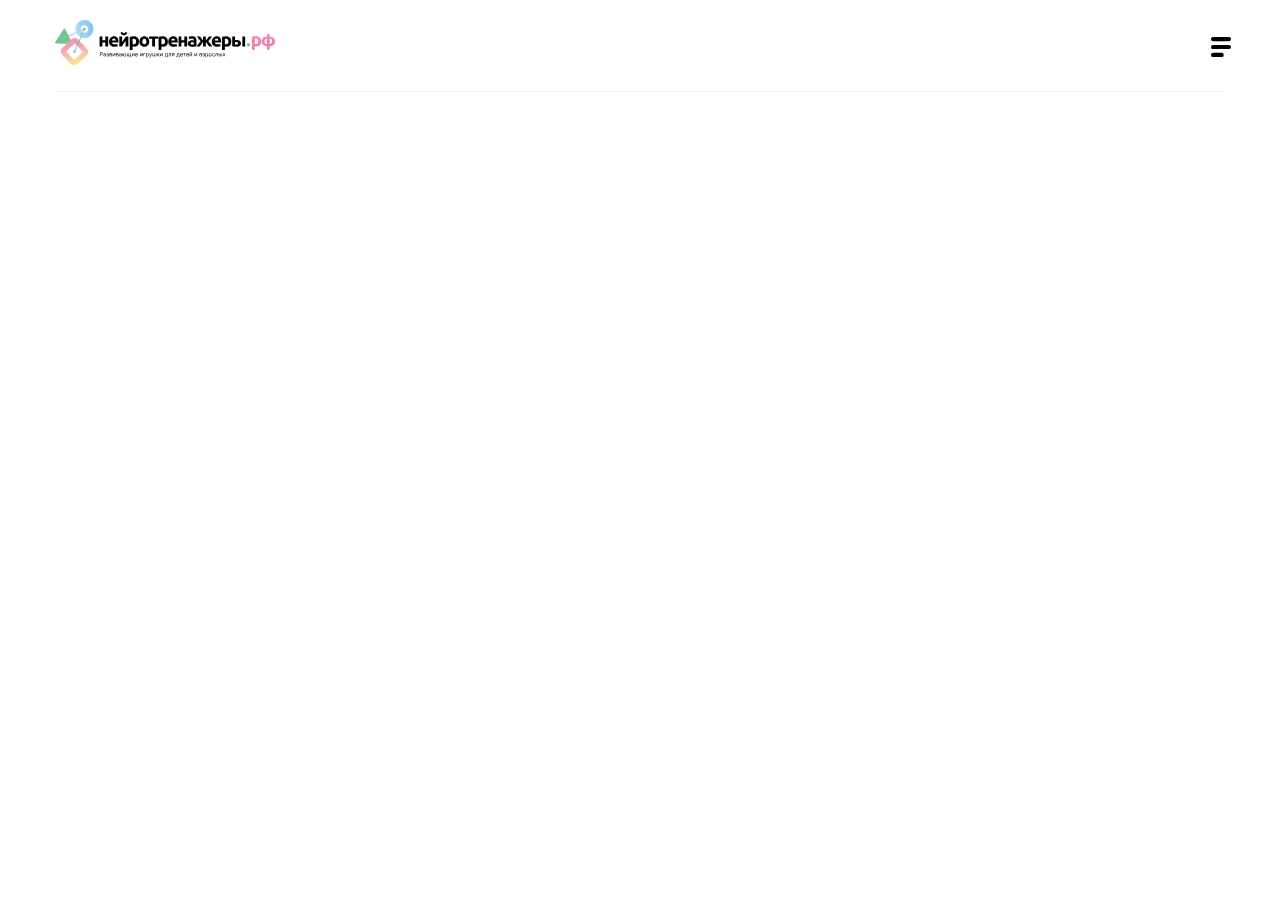
<file: html-css/neuro-trainers/index.html>
<!DOCTYPE html>
<html lang="ru">
  <head>
    <meta charset="UTF-8" />
    <meta name="viewport" content="width=device-width, initial-scale=1.0" />
    <title>Нейротренажеры</title>
    <link rel="stylesheet" href="assets/css/fonts.css" />
    <link rel="stylesheet" href="assets/css/style.css" />
  </head>
  <body>
    <header class="header">
      <div class="container">
        <nav class="nav-mobile">
          <a href="#" class="nav-mobile-logo-link">
            <img src="assets/img/logo.svg" alt="" class="nav-mobile-logo-img" />
          </a>
          <button class="menu-toggle" id="menu-open">
            <svg
              width="20"
              height="20"
              viewBox="0 0 20 20"
              fill="none"
              xmlns="http://www.w3.org/2000/svg"
            >
              <path
                d="M17.9155 12.0833C19.0668 12.0833 20 11.1506 20 10C20 8.84937 19.0668 7.91667 17.9155 7.91667H2.07348C-0.690119 8.02573 -0.692203 11.9733 2.07348 12.0833H17.9155Z"
                fill="black"
              />
              <path
                d="M2.07348 15.8333H10.6198C13.3834 15.9424 13.3855 19.89 10.6198 20H2.07348C-0.690119 19.8909 -0.692203 15.9433 2.07348 15.8333Z"
                fill="black"
              />
              <path
                d="M2.07348 0H17.9155C20.6791 0.109063 20.6812 4.05667 17.9155 4.16667H2.07348C-0.690119 4.0576 -0.692203 0.11 2.07348 0Z"
                fill="black"
              />
            </svg>
          </button>

          <div class="mobile-menu-wrapper">
            <div class="mobile-menu">
              <button class="menu-toggle" id="menu-close">
                <svg
                  width="20"
                  height="20"
                  viewBox="0 0 20 20"
                  fill="none"
                  xmlns="http://www.w3.org/2000/svg"
                >
                  <path
                    d="M17.9155 12.0833C19.0668 12.0833 20 11.1506 20 10C20 8.84937 19.0668 7.91667 17.9155 7.91667H2.07348C-0.690119 8.02573 -0.692203 11.9733 2.07348 12.0833H17.9155Z"
                    fill="black"
                  />
                  <path
                    d="M2.07348 15.8333H10.6198C13.3834 15.9424 13.3855 19.89 10.6198 20H2.07348C-0.690119 19.8909 -0.692203 15.9433 2.07348 15.8333Z"
                    fill="black"
                  />
                  <path
                    d="M2.07348 0H17.9155C20.6791 0.109063 20.6812 4.05667 17.9155 4.16667H2.07348C-0.690119 4.0576 -0.692203 0.11 2.07348 0Z"
                    fill="black"
                  />
                </svg>
              </button>
              <ul class="mobile-menu-list">
                <li class="mobile-menu-item">
                  <a href="#" class="mobile-menu-link">Главная</a>
                </li>
                <li class="mobile-menu-item">
                  <a href="#" class="mobile-menu-link">О компании</a>
                </li>
                <li class="mobile-menu-item">
                  <a href="#" class="mobile-menu-link">Покупателям</a>
                </li>
                <li class="mobile-menu-item">
                  <a href="#" class="mobile-menu-link">Доставка и оплата</a>
                </li>
                <li class="mobile-menu-item">
                  <a href="#" class="mobile-menu-link">Акции</a>
                </li>
                <li class="mobile-menu-item">
                  <a href="#" class="mobile-menu-link">Блог</a>
                </li>
                <li class="mobile-menu-item">
                  <a href="#" class="mobile-menu-link">Контакты</a>
                </li>
              </ul>

              <ul class="socials">
                <li class="socials-item">
                  <a href="#" class="socials-link">
                    <img
                      src="assets/img/icon-vk.svg"
                      alt="Icon VK"
                      class="socials-icon"
                    />
                  </a>
                </li>
                <li class="socials-item">
                  <a href="#" class="socials-link">
                    <img
                      src="assets/img/icon-instagram.svg"
                      alt="Icon VK"
                      class="socials-icon"
                    />
                  </a>
                </li>
                <li class="socials-item">
                  <a href="#" class="socials-link">
                    <img
                      src="assets/img/icon-whatsapp.svg"
                      alt="Icon VK"
                      class="socials-icon"
                    />
                  </a>
                </li>
              </ul>
            </div>
          </div>
        </nav>
      </div>
    </header>
    <script src="js/main.js"></script>
  </body>
</html>
</file>
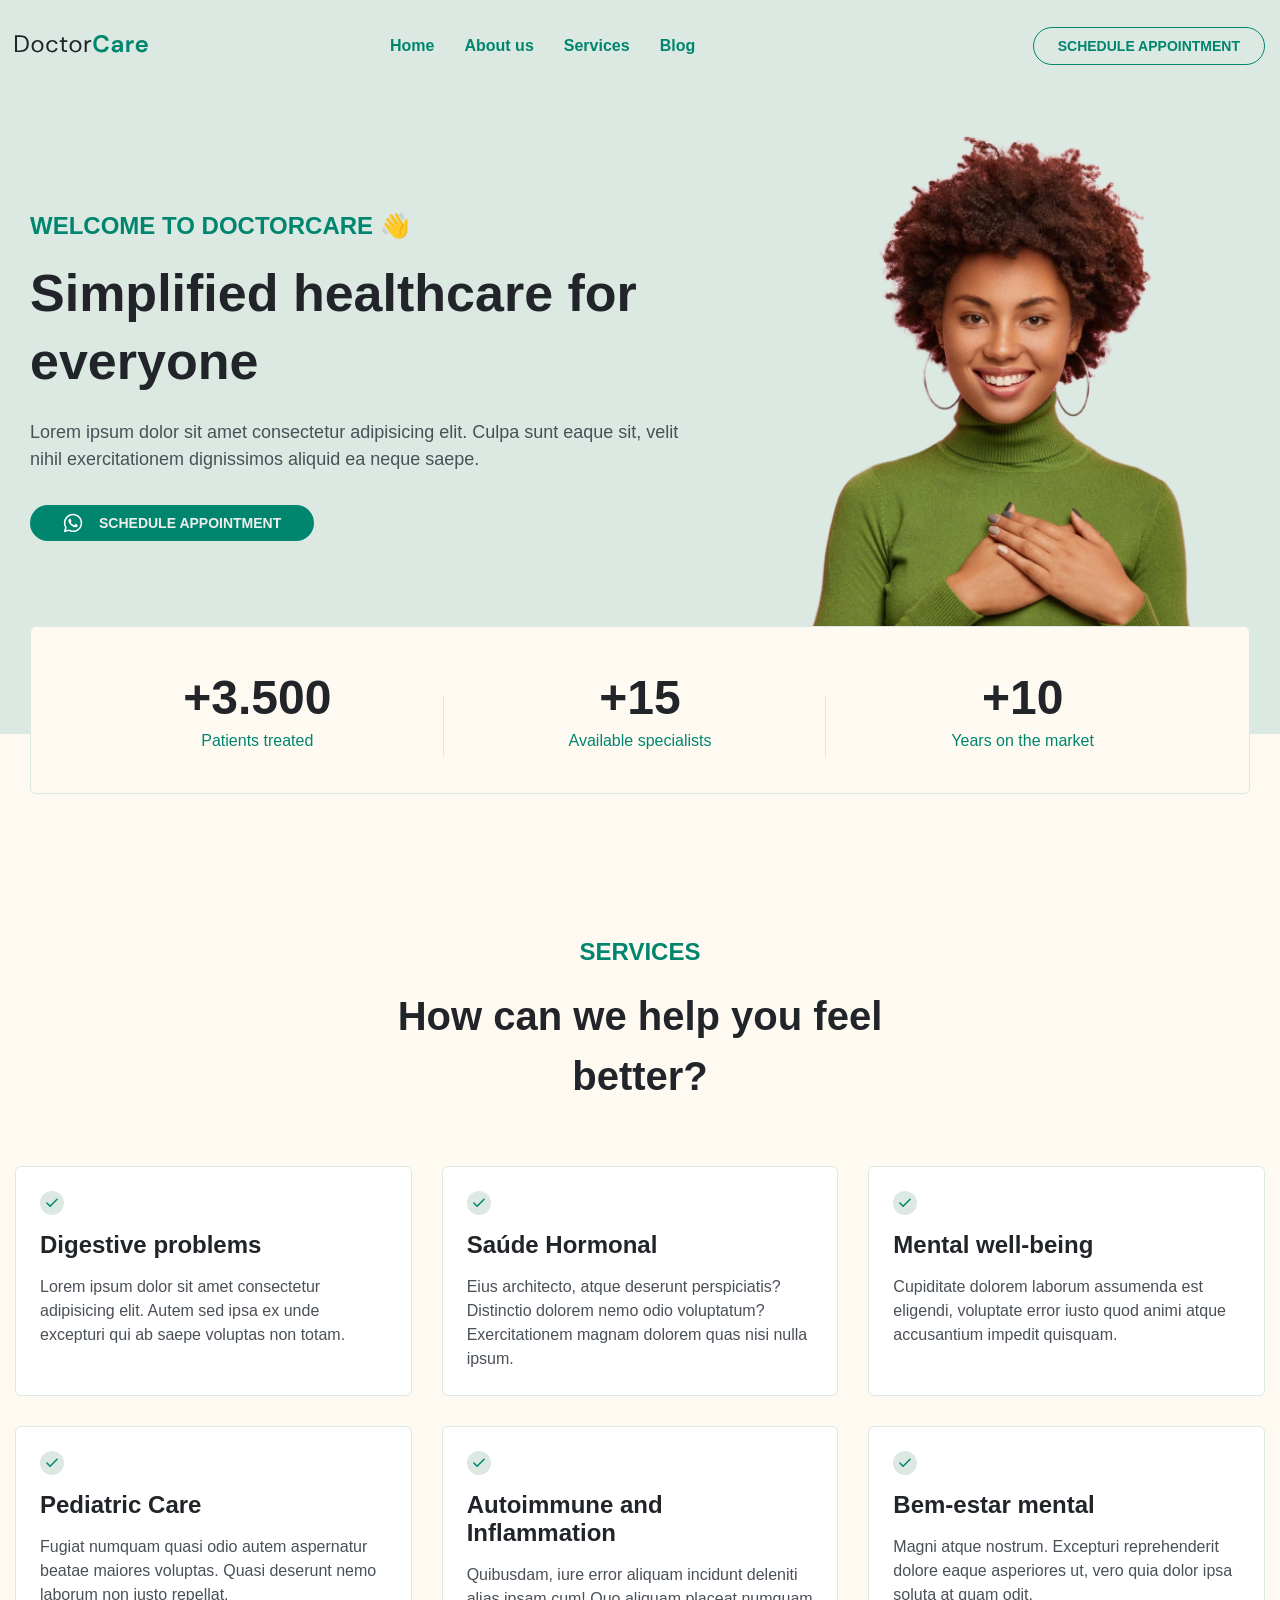
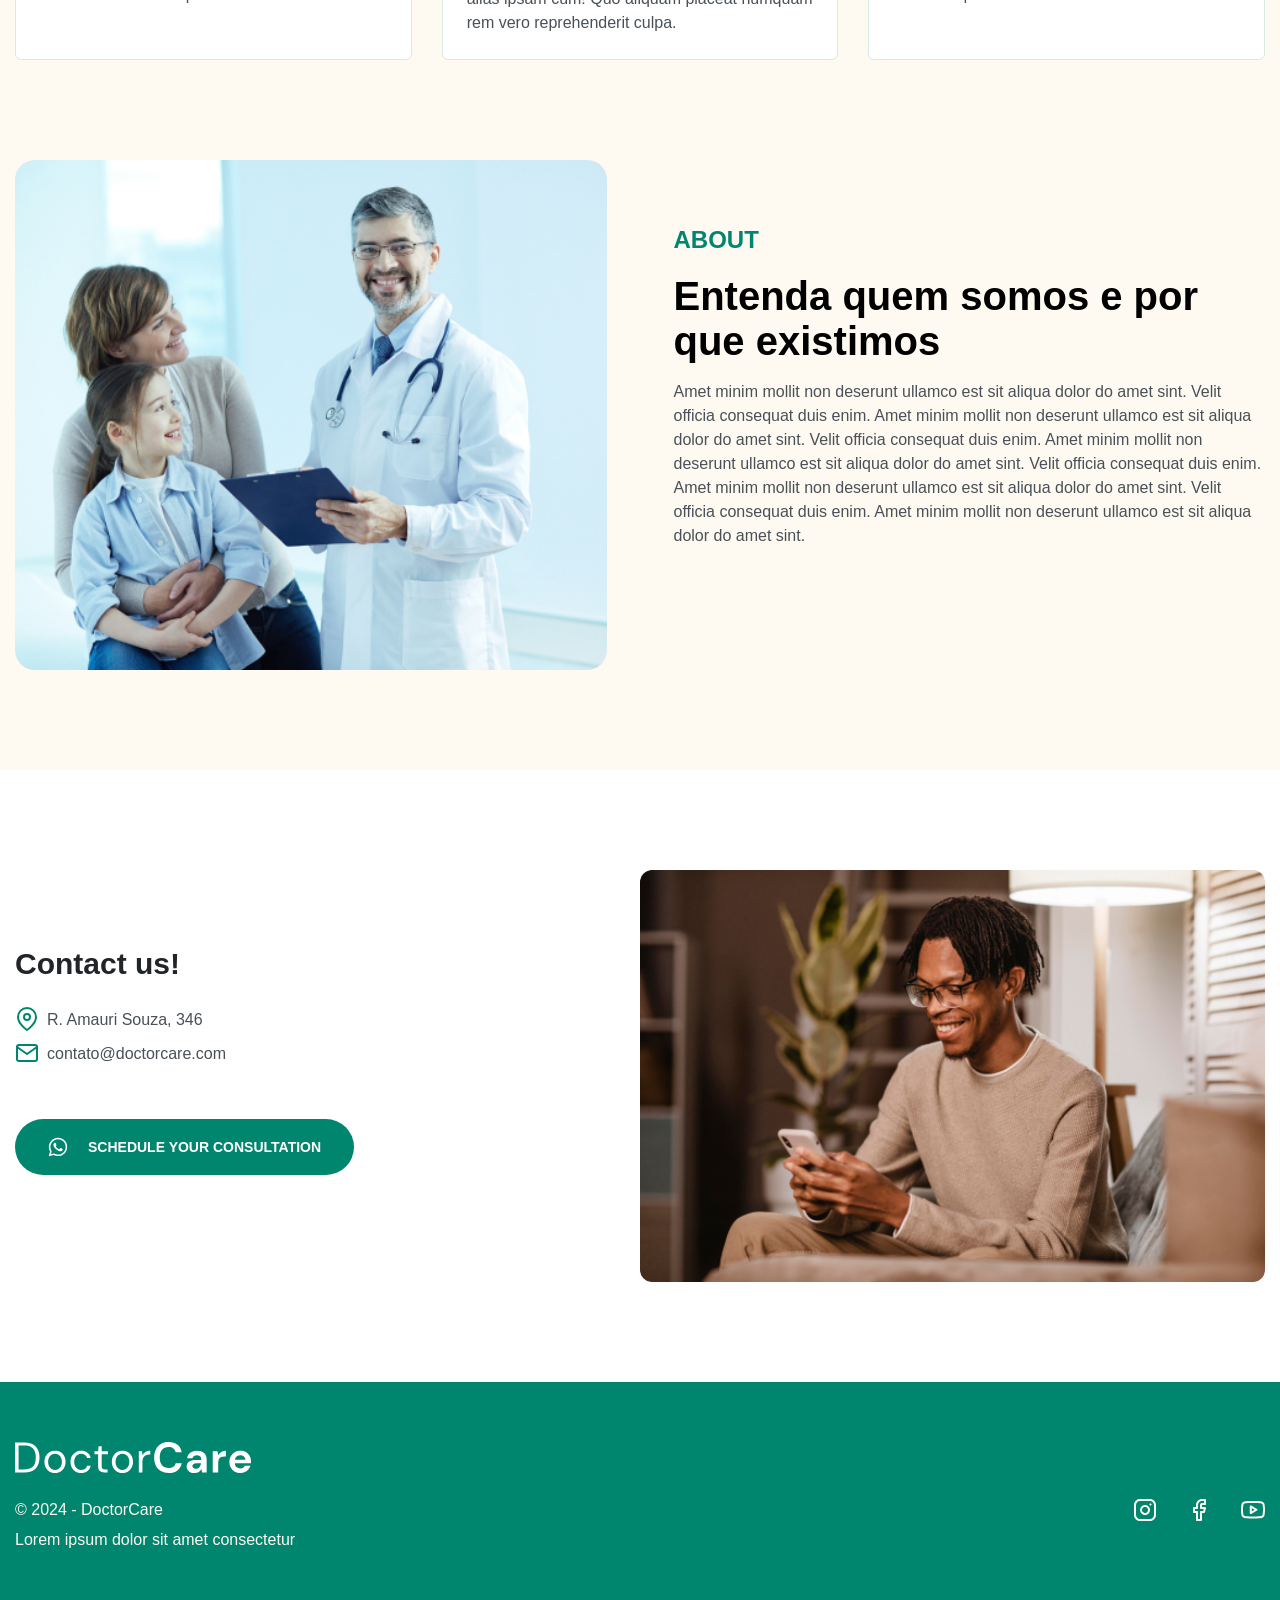
<file: projects/html-css/01-doctor-care/index.html>
<!DOCTYPE html>
<html lang="en">
  <head>
    <meta charset="UTF-8" />
    <meta name="viewport" content="width=device-width, initial-scale=1.0" />
    <title>DoctorCare</title>
    <link rel="stylesheet" href="assets/css/main.min.css" />
  </head>
  <body>
    <header class="header">
      <div class="container">
        <nav class="header-nav">
          <a href="#" class="header-logo">
            <img
              class="logo-img-static"
              src="assets/images/logo.svg"
              alt="Logo"
            />
          </a>

          <button class="header-menu-toggle">
            <span class="visually-hidden">Toggle Menu</span>
          </button>

          <div class="header-collapse">
            <ul class="header-menu">
              <li class="header-menu-item">
                <a class="header-menu-link" href="#">Home</a>
              </li>
              <li class="header-menu-item">
                <a class="header-menu-link" href="#">About us</a>
              </li>
              <li class="header-menu-item">
                <a class="header-menu-link" href="#">Services</a>
              </li>
              <li class="header-menu-item">
                <a class="header-menu-link" href="#">Blog</a>
              </li>
            </ul>

            <a href="#" class="btn header-cta">Schedule appointment</a>

            <ul class="socials header-socials">
              <li class="socials-item">
                <a class="socials-link" href="#">
                  <img
                    class="socials-icon"
                    src="assets/images/instagram.svg"
                    alt="Instagram"
                  />
                </a>
              </li>
              <li class="socials-item">
                <a class="socials-link" href="#">
                  <img
                    class="socials-icon"
                    src="assets/images/facebook.svg"
                    alt="Facebook"
                  />
                </a>
              </li>
              <li class="socials-item">
                <a class="socials-link" href="#">
                  <img
                    class="socials-icon"
                    src="assets/images/youtube.svg"
                    alt="Youtube"
                  />
                </a>
              </li>
            </ul>
          </div>
        </nav>
      </div>
    </header>
    <main>
      <section class="hero">
        <div class="container hero-container">
          <div class="hero-text-block">
            <h1 class="hero-title">
              <span>Welcome to DoctorCare 👋</span>
              Simplified healthcare for everyone
            </h1>
            <p class="hero-description">
              Lorem ipsum dolor sit amet consectetur adipisicing elit. Culpa
              sunt eaque sit, velit nihil exercitationem dignissimos aliquid ea
              neque saepe.
            </p>
            <a href="#" class="btn hero-btn">Schedule appointment</a>
          </div>
          <div class="hero-img-block">
            <img class="hero-img" src="assets/images/hero-img.png" alt="Hero" />
          </div>
          <div class="hero-stat">
            <div class="hero-stat-item">
              <span class="hero-stat-count">+3.500</span>
              <span class="hero-stat-description">Patients treated</span>
            </div>

            <div class="hero-stat-item">
              <span class="hero-stat-count">+15</span>
              <span class="hero-stat-description">Available specialists</span>
            </div>

            <div class="hero-stat-item">
              <span class="hero-stat-count">+10</span>
              <span class="hero-stat-description">Years on the market</span>
            </div>
          </div>
        </div>
      </section>

      <section class="services">
        <div class="container">
          <h2 class="section-title services-title">Services</h2>
          <h3 class="services-subtitle">How can we help you feel better?</h3>

          <ul class="services-list">
            <li class="services-item">
              <h4 class="services-item-title">Digestive problems</h4>
              <p class="services-item-description">
                Lorem ipsum dolor sit amet consectetur adipisicing elit. Autem
                sed ipsa ex unde excepturi qui ab saepe voluptas non totam.
              </p>
            </li>
            <li class="services-item">
              <h4 class="services-item-title">Saúde Hormonal</h4>
              <p class="services-item-description">
                Eius architecto, atque deserunt perspiciatis? Distinctio dolorem
                nemo odio voluptatum? Exercitationem magnam dolorem quas nisi
                nulla ipsum.
              </p>
            </li>
            <li class="services-item">
              <h4 class="services-item-title">Mental well-being</h4>
              <p class="services-item-description">
                Cupiditate dolorem laborum assumenda est eligendi, voluptate
                error iusto quod animi atque accusantium impedit quisquam.
              </p>
            </li>
            <li class="services-item">
              <h4 class="services-item-title">Pediatric Care</h4>
              <p class="services-item-description">
                Fugiat numquam quasi odio autem aspernatur beatae maiores
                voluptas. Quasi deserunt nemo laborum non iusto repellat.
              </p>
            </li>
            <li class="services-item">
              <h4 class="services-item-title">Autoimmune and Inflammation</h4>
              <p class="services-item-description">
                Quibusdam, iure error aliquam incidunt deleniti alias ipsam cum!
                Quo aliquam placeat numquam rem vero reprehenderit culpa.
              </p>
            </li>
            <li class="services-item">
              <h4 class="services-item-title">Bem-estar mental</h4>
              <p class="services-item-description">
                Magni atque nostrum. Excepturi reprehenderit dolore eaque
                asperiores ut, vero quia dolor ipsa soluta at quam odit.
              </p>
            </li>
          </ul>
        </div>
      </section>

      <section class="about">
        <div class="container about-container">
          <div class="about-txt-block">
            <h2 class="section-title">About</h2>
            <h3 class="about-subtitle">
              Entenda quem somos e por que existimos
            </h3>
            <p class="about-description">
              Amet minim mollit non deserunt ullamco est sit aliqua dolor do
              amet sint. Velit officia consequat duis enim. Amet minim mollit
              non deserunt ullamco est sit aliqua dolor do amet sint. Velit
              officia consequat duis enim. Amet minim mollit non deserunt
              ullamco est sit aliqua dolor do amet sint. Velit officia consequat
              duis enim. Amet minim mollit non deserunt ullamco est sit aliqua
              dolor do amet sint. Velit officia consequat duis enim. Amet minim
              mollit non deserunt ullamco est sit aliqua dolor do amet sint.
            </p>
          </div>
          <img src="assets/images/about.jpg" alt="About" class="about-img" />
        </div>
      </section>

      <section class="contacts">
        <div class="container contacts-container">
          <div class="contacts-text-wrapper">
            <h2 class="contacts-title">Contact us!</h2>
            <p class="contacts-text">
              <span class="contacts-details contacts-address"
                >R. Amauri Souza, 346</span
              >
              <a
                class="contacts-details contacts-email"
                href="mailto:contato@doctorcare.com"
                >contato@doctorcare.com</a
              >
              <a href="#" class="btn contacts-btn"
                >Schedule your consultation</a
              >
            </p>
          </div>

          <img
            src="assets/images/contacts.jpg"
            alt="Contacts"
            class="contacts-img"
          />
        </div>
      </section>
    </main>
    <footer class="footer">
      <div class="container footer-container">
        <div class="footer-info">
          <img
            src="assets/images/logo-white.svg"
            alt="Logo"
            class="footer-logo"
          />
          <p class="footer-info-text">
            <span>&copy; 2024 - DoctorCare</span>
            <span>Lorem ipsum dolor sit amet consectetur</span>
          </p>
        </div>
        <ul class="socials footer-socials">
          <li class="socials-item">
            <a class="socials-link" href="#">
              <svg
                width="24"
                height="24"
                viewBox="0 0 24 24"
                fill="none"
                xmlns="http://www.w3.org/2000/svg"
              >
                <path
                  fill-rule="evenodd"
                  clip-rule="evenodd"
                  d="M7 2.99998C4.79086 2.99998 3 4.79085 3 6.99998V17C3 19.2091 4.79086 21 7 21H17C19.2091 21 21 19.2091 21 17V6.99998C21 4.79085 19.2091 2.99998 17 2.99998H7ZM1 6.99998C1 3.68628 3.68629 0.999985 7 0.999985H17C20.3137 0.999985 23 3.68628 23 6.99998V17C23 20.3137 20.3137 23 17 23H7C3.68629 23 1 20.3137 1 17V6.99998Z"
                  fill="#00856F"
                />
                <path
                  fill-rule="evenodd"
                  clip-rule="evenodd"
                  d="M12.4833 8.98923C11.8591 8.89667 11.2217 9.00328 10.6616 9.29391C10.1015 9.58453 9.64727 10.0444 9.36357 10.608C9.07988 11.1716 8.98113 11.8104 9.08138 12.4334C9.18163 13.0564 9.47577 13.6319 9.92196 14.0781C10.3682 14.5243 10.9437 14.8184 11.5667 14.9187C12.1897 15.0189 12.8284 14.9202 13.392 14.6365C13.9557 14.3528 14.4155 13.8986 14.7061 13.3385C14.9968 12.7784 15.1034 12.1409 15.0108 11.5167C14.9164 10.88 14.6197 10.2906 14.1646 9.83546C13.7095 9.38032 13.12 9.08364 12.4833 8.98923ZM9.74043 7.51866C10.6739 7.03429 11.7364 6.8566 12.7767 7.01086C13.8379 7.16822 14.8203 7.66269 15.5788 8.42124C16.3374 9.1798 16.8318 10.1622 16.9892 11.2234C17.1435 12.2637 16.9658 13.3261 16.4814 14.2596C15.997 15.1931 15.2306 15.9501 14.2912 16.423C13.3518 16.8958 12.2873 17.0604 11.2489 16.8933C10.2106 16.7262 9.2514 16.236 8.50775 15.4923C7.76409 14.7487 7.27386 13.7895 7.10678 12.7511C6.9397 11.7128 7.10428 10.6482 7.5771 9.70883C8.04993 8.76943 8.80693 8.00304 9.74043 7.51866Z"
                  fill="#00856F"
                />
                <path
                  fill-rule="evenodd"
                  clip-rule="evenodd"
                  d="M16.5 6.49998C16.5 5.9477 16.9477 5.49998 17.5 5.49998H17.51C18.0623 5.49998 18.51 5.9477 18.51 6.49998C18.51 7.05227 18.0623 7.49998 17.51 7.49998H17.5C16.9477 7.49998 16.5 7.05227 16.5 6.49998Z"
                  fill="#00856F"
                />
              </svg>
            </a>
          </li>
          <li class="socials-item">
            <a class="socials-link" href="#">
              <svg
                width="24"
                height="24"
                viewBox="0 0 24 24"
                fill="none"
                xmlns="http://www.w3.org/2000/svg"
              >
                <path
                  fill-rule="evenodd"
                  clip-rule="evenodd"
                  d="M10.7574 2.75734C11.8826 1.63213 13.4087 0.999985 15 0.999985H18C18.5523 0.999985 19 1.4477 19 1.99998V5.99998C19 6.55227 18.5523 6.99998 18 6.99998H15V8.99998H18C18.3079 8.99998 18.5987 9.14186 18.7882 9.38457C18.9777 9.62729 19.0448 9.94378 18.9701 10.2425L17.9701 14.2425C17.8589 14.6877 17.4589 15 17 15H15V22C15 22.5523 14.5523 23 14 23H10C9.44772 23 9 22.5523 9 22V15H7C6.44772 15 6 14.5523 6 14V9.99998C6 9.4477 6.44772 8.99998 7 8.99998H9V6.99998C9 5.40869 9.63214 3.88256 10.7574 2.75734ZM15 2.99998C13.9391 2.99998 12.9217 3.42141 12.1716 4.17156C11.4214 4.9217 11 5.93912 11 6.99998V9.99998C11 10.5523 10.5523 11 10 11H8V13H10C10.5523 13 11 13.4477 11 14V21H13V14C13 13.4477 13.4477 13 14 13H16.2192L16.7192 11H14C13.4477 11 13 10.5523 13 9.99998V6.99998C13 6.46955 13.2107 5.96084 13.5858 5.58577C13.9609 5.2107 14.4696 4.99998 15 4.99998H17V2.99998H15Z"
                  fill="#00856F"
                />
              </svg>
            </a>
          </li>
          <li class="socials-item">
            <a class="socials-link" href="#">
              <svg
                width="24"
                height="24"
                viewBox="0 0 24 24"
                fill="none"
                xmlns="http://www.w3.org/2000/svg"
              >
                <g clip-path="url(#clip0_1736_243)">
                  <path
                    fill-rule="evenodd"
                    clip-rule="evenodd"
                    d="M11.9999 3.00002C12 3.00002 12 3.00002 12 4.00002L12 5.00002L11.9245 5.00013C11.8745 5.00024 11.8006 5.00046 11.7057 5.0009C11.516 5.00179 11.2425 5.00358 10.9088 5.00715C10.2411 5.01429 9.334 5.02857 8.37473 5.05707C7.41385 5.08563 6.40863 5.12823 5.54214 5.19143C4.65403 5.25621 3.99414 5.33762 3.66537 5.42421C3.36667 5.51001 3.0956 5.67254 2.87916 5.89568C2.66803 6.11334 2.51612 6.38121 2.43763 6.67377C2.13809 8.34738 1.99161 10.0448 2.00001 11.7451L2.00007 11.7563C1.98935 13.4635 2.13473 15.1681 2.4345 16.8487C2.52112 17.1264 2.67455 17.3788 2.8816 17.5837C3.09851 17.7984 3.36696 17.9537 3.66116 18.0347C3.98848 18.1217 4.65022 18.2035 5.54214 18.2686C6.40863 18.3318 7.41385 18.3744 8.37473 18.403C9.334 18.4315 10.2411 18.4457 10.9088 18.4529C11.2425 18.4565 11.516 18.4582 11.7057 18.4591C11.8006 18.4596 11.8745 18.4598 11.9245 18.4599H12.0755C12.1255 18.4598 12.1994 18.4596 12.2943 18.4591C12.4841 18.4582 12.7575 18.4565 13.0912 18.4529C13.759 18.4457 14.666 18.4315 15.6253 18.403C16.5862 18.3744 17.5914 18.3318 18.4579 18.2686C19.346 18.2038 20.0059 18.1224 20.3347 18.0358C20.6334 17.95 20.9044 17.7875 21.1209 17.5644C21.332 17.3467 21.4839 17.0788 21.5624 16.7863C21.8596 15.1254 22.0061 13.441 22 11.7536L22 11.7437C22.0108 10.0306 21.8643 8.3201 21.5624 6.63378C21.4839 6.34122 21.332 6.07335 21.1209 5.85568C20.9069 5.6351 20.6396 5.47375 20.3449 5.38719C20.005 5.30721 19.3426 5.23349 18.4642 5.17499C17.596 5.11717 16.5894 5.07823 15.6279 5.05215C14.6679 5.0261 13.7603 5.01306 13.0921 5.00653C12.7583 5.00327 12.4846 5.00164 12.2947 5.00083L12.0757 5.00012L12 5.00002L12 4.00002C12 3.00002 12 3.00002 11.9999 3.00002L12.0797 3.00012C12.1312 3.00022 12.2067 3.00043 12.3033 3.00084C12.4964 3.00167 12.7737 3.00332 13.1117 3.00663C13.7873 3.01322 14.7071 3.02643 15.6821 3.05288C16.6557 3.0793 17.6916 3.11911 18.5971 3.17941C19.4767 3.23799 20.3115 3.32018 20.8372 3.44856C20.849 3.45142 20.8606 3.4545 20.8723 3.45778C21.5123 3.63888 22.0933 3.98568 22.5565 4.46316C23.0196 4.94065 23.3486 5.5319 23.5101 6.17721C23.5155 6.19881 23.5202 6.22059 23.5241 6.2425C23.852 8.06022 24.0113 9.90433 24 11.7513C24.0063 13.5707 23.847 15.3869 23.5242 17.1775C23.5202 17.1994 23.5155 17.2212 23.5101 17.2428C23.3486 17.8881 23.0196 18.4794 22.5565 18.9569C22.0933 19.4343 21.5123 19.7812 20.8723 19.9622L20.8584 19.9661C20.3247 20.1088 19.4827 20.1992 18.6034 20.2633C17.6961 20.3295 16.6589 20.3731 15.6847 20.4021C14.709 20.4311 13.7886 20.4455 13.1126 20.4528C12.7744 20.4564 12.4969 20.4582 12.3037 20.4591C12.2071 20.4596 12.1315 20.4598 12.0799 20.4599L12.0005 20.46L11.9201 20.4599C11.8685 20.4598 11.793 20.4596 11.6963 20.4591C11.5031 20.4582 11.2256 20.4564 10.8875 20.4528C10.2115 20.4455 9.29105 20.4311 8.31532 20.4021C7.34119 20.3731 6.30392 20.3295 5.39665 20.2633C4.51735 20.1992 3.67531 20.1088 3.14166 19.9661L3.1361 19.9646C2.50903 19.793 1.93681 19.4626 1.47473 19.0053C1.01265 18.5479 0.67633 17.9792 0.498264 17.3539C0.489225 17.3222 0.481762 17.29 0.475904 17.2575C0.148065 15.44 -0.0112431 13.5961 7.33562e-06 11.7493C-0.00870692 9.91637 0.150588 8.08645 0.475897 6.28254C0.479851 6.26061 0.484537 6.23882 0.489948 6.21721C0.651466 5.5719 0.980418 4.98065 1.44358 4.50316C1.90674 4.02568 2.4877 3.67888 3.12779 3.49778L3.14166 3.49397C3.67531 3.35125 4.51735 3.26086 5.39665 3.19673C6.30392 3.13055 7.34119 3.0869 8.31532 3.05796C9.29105 3.02896 10.2115 3.01449 10.8875 3.00726C11.2256 3.00364 11.5031 3.00183 11.6963 3.00092C11.793 3.00047 11.8685 3.00024 11.9201 3.00013L11.9999 3.00002Z"
                    fill="#00856F"
                  />
                  <path
                    fill-rule="evenodd"
                    clip-rule="evenodd"
                    d="M9.24718 7.6156C9.55499 7.43655 9.9348 7.43469 10.2443 7.61073L15.9943 10.8807C16.3069 11.0585 16.5 11.3904 16.5 11.75C16.5 12.1096 16.3069 12.4415 15.9943 12.6193L10.2443 15.8893C9.9348 16.0653 9.55499 16.0634 9.24718 15.8844C8.93937 15.7053 8.75 15.3761 8.75 15.02V8.48C8.75 8.12389 8.93937 7.79466 9.24718 7.6156ZM10.75 10.1991V13.3009L13.4771 11.75L10.75 10.1991Z"
                    fill="#00856F"
                  />
                </g>
                <defs>
                  <clipPath id="clip0_1736_243">
                    <rect width="24" height="24" fill="white" />
                  </clipPath>
                </defs>
              </svg>
            </a>
          </li>
        </ul>
      </div>
    </footer>
    <script src="assets/js/main.js"></script>
  </body>
</html>
</file>
<file: html-css/neuro-trainers/assets/css/fonts.css>
@font-face {
  font-family: "Blogger Sans";
  src: local("Blogger Sans Medium"), local("BloggerSans-Medium"),
    url("../fonts/Bloggersansmedium.woff2") format("woff2"),
    url("../fonts/Bloggersansmedium.woff") format("woff"),
    url("../fonts/Bloggersansmedium.ttf") format("truetype");
  font-weight: 500;
  font-style: normal;
}
@font-face {
  font-family: "Blogger Sans";
  src: local("Blogger Sans Medium Italic"), local("BloggerSans-MediumItalic"),
    url("../fonts/Bloggersansmediumitalic.woff2") format("woff2"),
    url("../fonts/Bloggersansmediumitalic.woff") format("woff"),
    url("../fonts/Bloggersansmediumitalic.ttf") format("truetype");
  font-weight: 500;
  font-style: italic;
}
@font-face {
  font-family: "Blogger Sans";
  src: local("Blogger Sans Italic"), local("BloggerSans-Italic"),
    url("../fonts/Bloggersansitalic.woff2") format("woff2"),
    url("../fonts/Bloggersansitalic.woff") format("woff"),
    url("../fonts/Bloggersansitalic.ttf") format("truetype");
  font-weight: 400;
  font-style: italic;
}
@font-face {
  font-family: "Blogger Sans";
  src: local("Blogger Sans Light"), local("BloggerSans-Light"),
    url("../fonts/Bloggersanslight.woff2") format("woff2"),
    url("../fonts/Bloggersanslight.woff") format("woff"),
    url("../fonts/Bloggersanslight.ttf") format("truetype");
  font-weight: 300;
  font-style: normal;
}
@font-face {
  font-family: "Blogger Sans";
  src: local("Blogger Sans"), local("BloggerSans"),
    url("../fonts/Bloggersans.woff2") format("woff2"),
    url("../fonts/Bloggersans.woff") format("woff"),
    url("../fonts/Bloggersans.ttf") format("truetype");
  font-weight: 400;
  font-style: normal;
}
@font-face {
  font-family: "Blogger Sans";
  src: local("Blogger Sans Bold Italic"), local("BloggerSans-BoldItalic"),
    url("../fonts/Bloggersansbolditalic.woff2") format("woff2"),
    url("../fonts/Bloggersansbolditalic.woff") format("woff"),
    url("../fonts/Bloggersansbolditalic.ttf") format("truetype");
  font-weight: 700;
  font-style: italic;
}
@font-face {
  font-family: "Blogger Sans";
  src: local("Blogger Sans Bold"), local("BloggerSans-Bold"),
    url("../fonts/Bloggersansbold.woff2") format("woff2"),
    url("../fonts/Bloggersansbold.woff") format("woff"),
    url("../fonts/Bloggersansbold.ttf") format("truetype");
  font-weight: 700;
  font-style: normal;
}
@font-face {
  font-family: "Blogger Sans";
  src: local("Blogger Sans Light Italic"), local("BloggerSans-LightItalic"),
    url("../fonts/Bloggersanslightitalic.woff2") format("woff2"),
    url("../fonts/Bloggersanslightitalic.woff") format("woff"),
    url("../fonts/Bloggersanslightitalic.ttf") format("truetype");
  font-weight: 300;
  font-style: italic;
}
</file>
<file: html-css/neuro-trainers/assets/css/style.css>
html {
  box-sizing: border-box;
}

*,
*::before,
*::after {
  box-sizing: inherit;
}

body {
  margin: 0;
  padding: 0;
  font-family: "Blogger Sans", Arial, sans-serif;
}

.container {
  max-width: 1200px;
  margin: 0 auto;
  padding: 0 15px;
}

.nav-mobile {
  display: flex;
  justify-content: space-between;
  align-items: center;
  padding: 20px 0;
  border-bottom: 1px solid #eee;
}

.nav-mobile-logo-img {
  width: 220px;
}

.menu-toggle {
  width: 20px;
  height: 20px;
  background-color: transparent;
  border: none;
}

.mobile-menu-wrapper {
  display: none;
  background-color: rgba(0, 0, 0, 0.5);
  position: fixed;
  top: 0;
  left: 0;
  right: 0;
  bottom: 0;
}

.mobile-menu {
  position: absolute;
  left: 50px;
  right: 0;
  min-height: 100vh;
  padding-left: 50px;
  padding-top: 22px;

  background-color: #fff;
}

.mobile-menu .menu-toggle {
  position: absolute;
  top: 35px;
  right: 15px;
  width: 20px;
  height: 20px;
}

.mobile-menu-list {
  list-style: none;
  padding: 0;
  margin: 0;
  margin-bottom: 30px;
}

.mobile-menu-link {
  text-decoration: none;
  font-size: 18px;
  line-height: 40px;
  color: #333;
}

.mobile-menu-wrapper.active {
  display: block;
}

.socials {
  list-style: none;
  padding: 0;
  margin: 0;
}

.socials-icon {
  width: 16px;
  height: 16px;
  object-fit: contain;
}

.mobile-menu .socials {
  display: flex;
  align-items: center;
  gap: 20px;
}
</file>
<file: projects/html-css/01-doctor-care/assets/css/main.min.css>
*,*::before,*::after{-webkit-box-sizing:border-box;box-sizing:border-box}body{margin:0;padding:0;font-family:"DM Sans",sans-serif}a{text-decoration:none}button{cursor:pointer}img{max-width:100%;height:auto}.visually-hidden{position:absolute;width:1px;height:1px;margin:-1px;padding:0;border:0;overflow:hidden;clip:rect(0, 0, 0, 0);white-space:nowrap}.container{width:100%;margin:0 auto;padding-left:15px;padding-right:15px}@media(min-width: 640px){.container{max-width:640px}}@media(min-width: 768px){.container{max-width:768px}}@media(min-width: 1024px){.container{max-width:1024px}}@media(min-width: 1280px){.container{max-width:1280px}}@media(min-width: 1536px){.container{max-width:1536px}}.btn{display:inline-block;padding:10px 24px;font-weight:700;font-size:14px;border-width:1px;border-style:solid;border-color:rgba(0,0,0,0);color:inherit;border-radius:40px;text-transform:uppercase;text-align:center}.section-title{margin:0 0 16px;color:#00856f;font-size:24px;text-transform:uppercase;line-height:1.5}.socials{margin:0;padding:0;list-style:none;display:-webkit-box;display:-ms-flexbox;display:flex;gap:30px}.socials-icon{width:24px;height:24px;-o-object-fit:contain;object-fit:contain}.header{padding:27px 0px;background-color:#dce9e2;color:#00856f}.header-nav{display:-webkit-box;display:-ms-flexbox;display:flex;-webkit-box-pack:justify;-ms-flex-pack:justify;justify-content:space-between;-webkit-box-align:center;-ms-flex-align:center;align-items:center;-ms-flex-wrap:wrap;flex-wrap:wrap}@media screen and (min-width: 1024px){.header-nav{-webkit-box-pack:justify;-ms-flex-pack:justify;justify-content:space-between}}.header-logo{-webkit-box-ordinal-group:2;-ms-flex-order:1;order:1}.header-menu-toggle{-webkit-box-ordinal-group:3;-ms-flex-order:2;order:2;width:20px;height:20px;border:none;background-color:rgba(0,0,0,0);background-image:url("../images/menu-toggle-icon.svg");background-repeat:no-repeat;background-position:center;background-size:contain}.header-menu-toggle.active{background-image:url("../images/menu-toggle-close-icon.svg")}@media screen and (min-width: 1024px){.header-menu-toggle{display:none}}.header-collapse{width:100%;-webkit-box-ordinal-group:4;-ms-flex-order:3;order:3;display:block;height:0;overflow:hidden;-webkit-transition:height .3s ease;transition:height .3s ease;text-align:center}@media screen and (min-width: 1024px){.header-collapse{-webkit-box-ordinal-group:3;-ms-flex-order:2;order:2;display:-webkit-box;display:-ms-flexbox;display:flex;-webkit-box-orient:horizontal;-webkit-box-direction:normal;-ms-flex-direction:row;flex-direction:row;width:70%;height:auto;-webkit-box-pack:justify;-ms-flex-pack:justify;justify-content:space-between}}.header-collapse.active{height:auto}.header-menu{margin:0;padding:0;list-style:none;margin-top:60px;text-align:center}@media screen and (min-width: 1024px){.header-menu{margin-top:0;display:-webkit-box;display:-ms-flexbox;display:flex;-webkit-box-orient:horizontal;-webkit-box-direction:normal;-ms-flex-direction:row;flex-direction:row;-webkit-box-align:center;-ms-flex-align:center;align-items:center;gap:30px}}.header-menu-item{margin-bottom:48px}@media screen and (min-width: 1024px){.header-menu-item{margin-bottom:0}}.header-menu-link{color:inherit;font-weight:700;font-size:16px;-webkit-transition:color .3s ease;transition:color .3s ease}.header-menu-link:hover{color:#00453a}.header-cta{display:inline-block;-ms-flex-item-align:center;align-self:center;border-color:#00856f;margin-bottom:80px}@media screen and (min-width: 1024px){.header-cta{margin-bottom:0}}.header-socials{display:-webkit-box;display:-ms-flexbox;display:flex;-webkit-box-pack:center;-ms-flex-pack:center;justify-content:center;margin-bottom:60px}@media screen and (min-width: 1024px){.header-socials{display:none}}.hero{padding-top:40px;padding-bottom:240px;background-color:#dce9e2}@media screen and (min-width: 1024px){.hero{padding-bottom:40px}}.hero-container{position:relative}@media screen and (min-width: 1024px){.hero-container{display:grid;grid-template-columns:4fr 3fr;-webkit-box-align:center;-ms-flex-align:center;align-items:center}}.hero-text-block{padding:0 15px;text-align:center}@media screen and (min-width: 1024px){.hero-text-block{text-align:left}}.hero-title{margin:0 0 24px;color:#212529;font-size:34px;line-height:1.3}@media screen and (min-width: 1024px){.hero-title{font-size:52px}}.hero-title span{display:block;margin-bottom:16px;font-size:14px;line-height:1.5;font-weight:700;text-transform:uppercase;color:#00856f}@media screen and (min-width: 1024px){.hero-title span{font-size:24px}}.hero-description{margin:0 0 32px;color:#495057;font-size:18px;line-height:1.5}.hero-btn{position:relative;padding-left:68px;padding-right:32px;margin-bottom:77px;background-color:#00856f;color:#ededed;font-size:14px;line-height:14px}.hero-btn::before{content:"";position:absolute;left:32px;top:50%;-webkit-transform:translateY(-50%);-ms-transform:translateY(-50%);transform:translateY(-50%);width:20px;height:20px;background-image:url("../images/whatsapp.svg");background-repeat:no-repeat;background-position:center;background-size:contain}.hero-img-block{width:80%;margin:0 auto}.hero-img{width:100%}.hero-stat{position:absolute;left:15px;right:15px;margin-top:-5px;display:-webkit-box;display:-ms-flexbox;display:flex;-webkit-box-orient:vertical;-webkit-box-direction:normal;-ms-flex-direction:column;flex-direction:column;gap:60px;padding:40px;background-color:#fffaf1;border-radius:6px;border:1px solid #dce9e2}@media screen and (min-width: 1024px){.hero-stat{display:grid;grid-template-columns:repeat(3, 1fr);grid-column:1/3;bottom:-100px;gap:10px}}.hero-stat-item{position:relative;text-align:center}@media screen and (min-width: 1024px){.hero-stat-item{display:-webkit-box;display:-ms-flexbox;display:flex;-webkit-box-orient:vertical;-webkit-box-direction:normal;-ms-flex-direction:column;flex-direction:column;-webkit-box-pack:center;-ms-flex-pack:center;justify-content:center;-webkit-box-align:center;-ms-flex-align:center;align-items:center}.hero-stat-item::after{content:"";position:absolute;right:0;top:0;-webkit-transform:translateY(50%);-ms-transform:translateY(50%);transform:translateY(50%);width:1px;height:60px;margin:0 auto;background-color:#dce9e2}.hero-stat-item:last-child::after{display:none}}.hero-stat-count{display:block;font-size:48px;line-height:1.3;font-weight:700;color:#212529}.hero-stat-description{font-size:16px;line-height:1.5;color:#00856f}.services{padding-top:300px;padding-bottom:100px;background-color:#fffaf1}@media screen and (min-width: 1024px){.services{padding-top:200px}}.services-title,.services-subtitle{text-align:center}.services-title{margin:0 0 16px;color:#00856f;font-size:24px;text-transform:uppercase;line-height:1.5}.services-subtitle{margin:0 0 60px;color:#212529;font-size:30px;line-height:1.5}@media screen and (min-width: 1024px){.services-subtitle{max-width:500px;margin:0 auto 60px;font-size:40px}}.services-list{margin:0;padding:0;list-style:none;display:grid;grid-template-columns:1fr;gap:30px}@media screen and (min-width: 1024px){.services-list{grid-template-columns:repeat(3, 1fr);gap:30px}}.services-item{position:relative;padding:24px;padding-top:64px;background-color:#fff;border:1px solid #dce9e2;border-radius:6px}.services-item::before{content:"";width:24px;height:24px;position:absolute;top:24px;left:24px;background-image:url("../images/check.svg");background-position:center;background-repeat:no-repeat;background-position:center;background-size:contain}.services-item-title{margin:0 0 16px;font-size:24px;color:#212529}.services-item-description{margin:0;font-size:16px;line-height:1.5;color:#495057}.about{padding-bottom:100px;background-color:#fffaf1}@media screen and (min-width: 1024px){.about-container{display:grid;grid-template-columns:repeat(2, 1fr);-webkit-box-align:center;-ms-flex-align:center;align-items:center;gap:67px}}.about-subtitle{margin:0 0 16px;font-size:30px}@media screen and (min-width: 1024px){.about-subtitle{font-size:40px}}.about-description{margin:0 0 60px;font-size:16px;line-height:1.5;color:#495057}.about-img{width:100%;border-radius:20px;overflow:hidden}@media screen and (min-width: 1024px){.about-img{-webkit-box-ordinal-group:0;-ms-flex-order:-1;order:-1}}.contacts{padding-top:100px;padding-bottom:100px}@media screen and (min-width: 1024px){.contacts-container{display:grid;-webkit-box-align:center;-ms-flex-align:center;align-items:center;grid-template-columns:1fr 1fr}}.contacts-title{margin:0 0 30px;font-size:30px;color:#212529}.contacts-text{margin:0 0 30px;display:-webkit-box;display:-ms-flexbox;display:flex;-webkit-box-orient:vertical;-webkit-box-direction:normal;-ms-flex-direction:column;flex-direction:column;gap:16px}.contacts-details{position:relative;padding-left:32px;color:#495057;text-decoration:none}.contacts-details::before{content:"";position:absolute;left:0;top:-4px;width:24px;height:24px;background-repeat:no-repeat;background-position:center;background-size:contain}.contacts-address::before{background-image:url("../images/map-pin.svg")}.contacts-email::before{background-image:url("../images/email.svg")}@media screen and (min-width: 1024px){.contacts-email{margin-bottom:40px}}.contacts-img{width:100%;border-radius:12px;overflow:hidden}.contacts-btn{position:relative;padding:19px 32px 19px 72px;justify-self:start;-ms-flex-item-align:start;align-self:flex-start;background-color:#00856f;color:#fff}.contacts-btn::before{content:"";position:absolute;left:32px;top:50%;-webkit-transform:translateY(-50%);-ms-transform:translateY(-50%);transform:translateY(-50%);width:20px;height:20px;background-image:url("../images/whatsapp.svg");background-repeat:no-repeat;background-position:center;background-size:contain}.footer{padding:60px 0;background-color:#00856f;color:#fffaf1}@media screen and (min-width: 1024px){.footer-container{display:-webkit-box;display:-ms-flexbox;display:flex;-webkit-box-pack:justify;-ms-flex-pack:justify;justify-content:space-between;-webkit-box-align:center;-ms-flex-align:center;align-items:center;gap:30px}}.footer-logo{margin-bottom:24px}.footer-info-text{display:-webkit-box;display:-ms-flexbox;display:flex;-webkit-box-orient:vertical;-webkit-box-direction:normal;-ms-flex-direction:column;flex-direction:column;gap:12px;margin:0 0 32px}.footer svg path{fill:#fffaf1}/*# sourceMappingURL=main.min.css.map */
</file>
